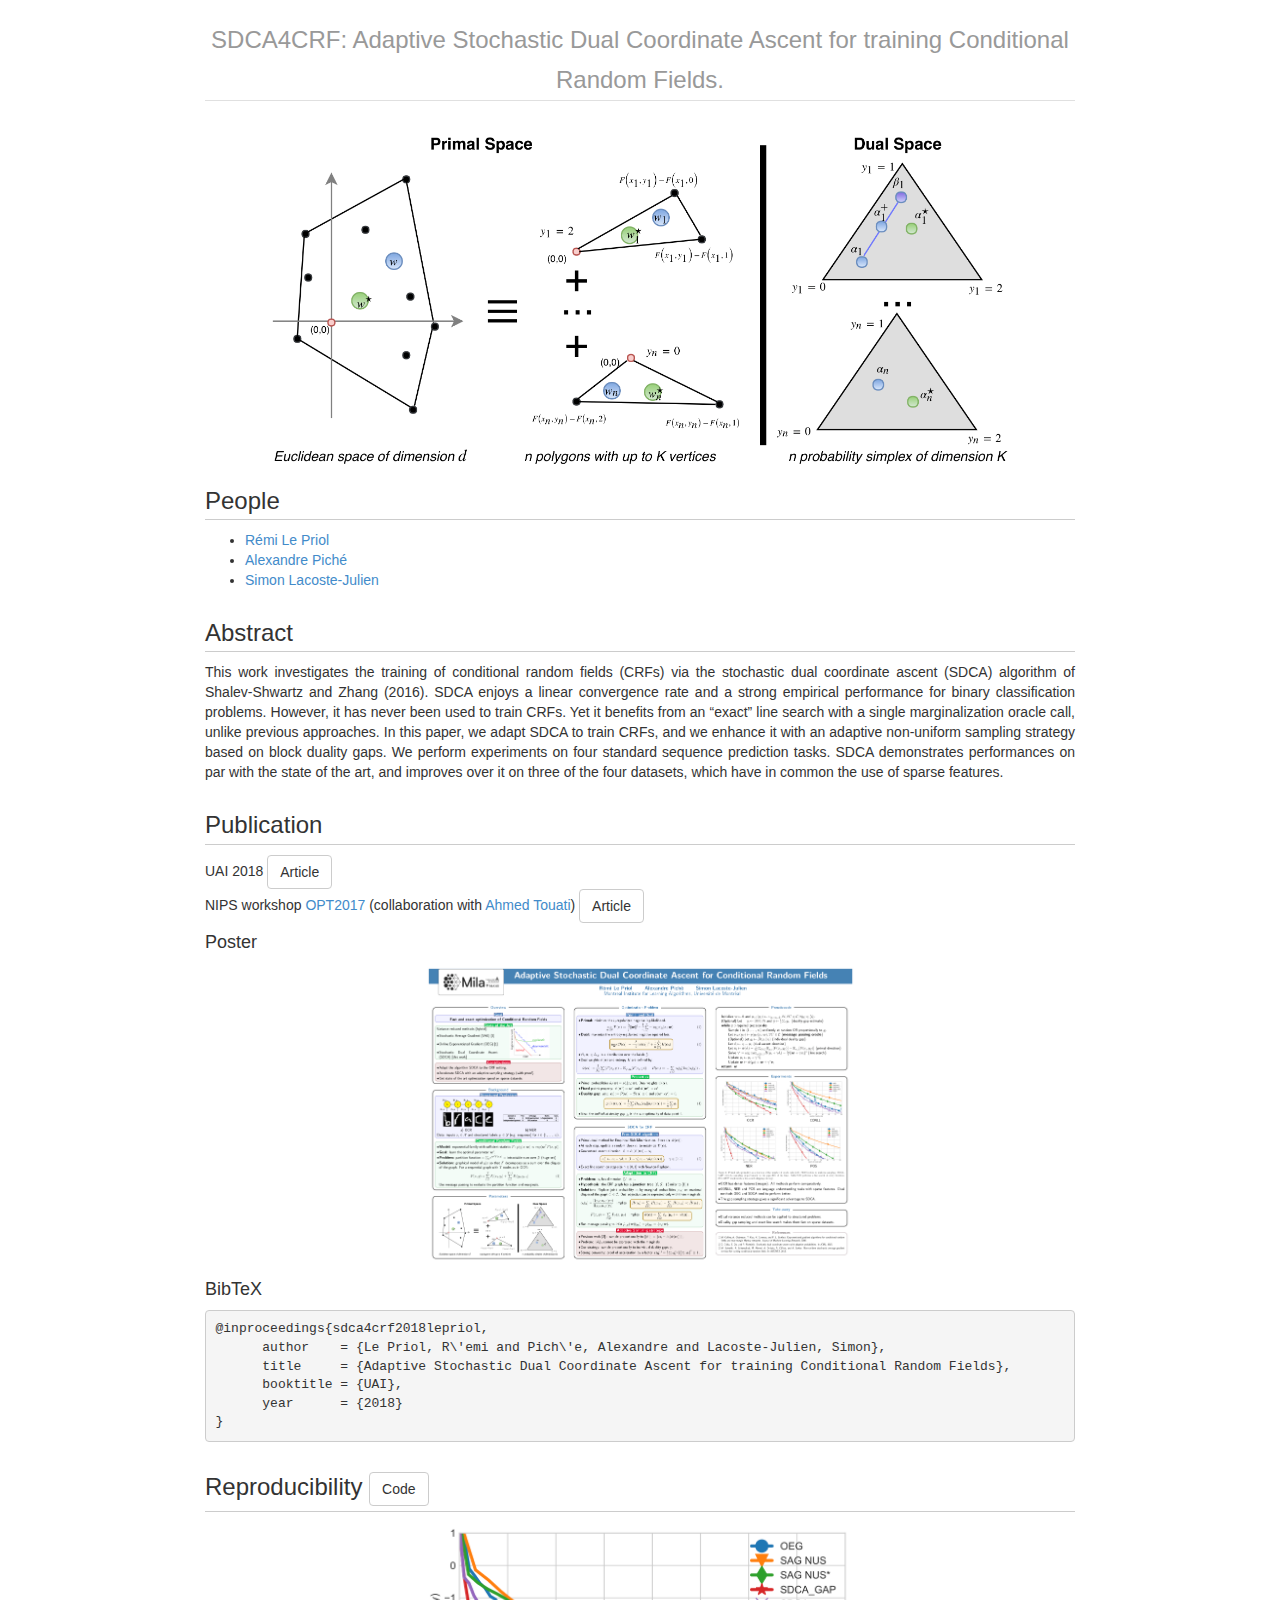
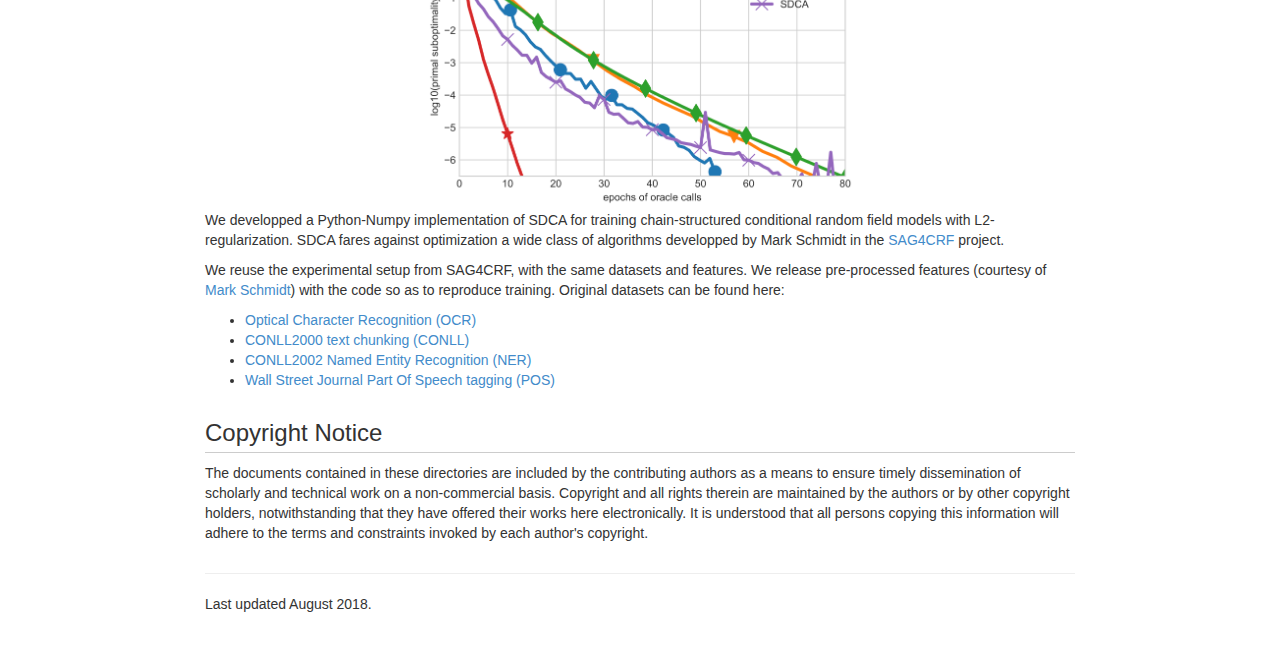
<file: research/sdca4crf.html>
<!DOCTYPE html>
<html lang="en"><head><meta http-equiv="Content-Type" content="text/html; charset=UTF-8">
    
    <meta name="viewport" content="width=device-width, initial-scale=1.0">
    <meta name="description" content="SDCA4CRF project webpage">
    <meta name="author" content="Remi Le Priol">

    <title>SDCA4CRF</title>

    <link href="./template_files/bootstrap.min.css" rel="stylesheet">
    <link href="./template_files/style.css" rel="stylesheet">

    <!-- HTML5 shim and Respond.js IE8 support of HTML5 elements and media queries -->
    <!--[if lt IE 9]>
      <script src="js/html5shiv.js"></script>
      <script src="js/respond.min.js"></script>
    <![endif]-->

    <style>
    img {
        display: block;
        margin-left: auto;
        margin-right: auto;
    }
    </style>

  </head>

  <body style="">

    <div class="container">
      <div class="header">
        <h3 class="text-muted"> <center>
            <text id="small-caps">SDCA4CRF</text>: Adaptive Stochastic Dual Coordinate Ascent for training Conditional Random Fields.
        </center> </h3>
      </div>

        <img src="img/parameter_space.png" alt="drawing" style="width:90%;"/>

      <div class="row">
        <h3>People</h3>
        <ul>
            <li><a href="https://remilepriol.github.io/">Rémi Le Priol</a></li>
            <li><a href="https://mila.quebec/en/person/alexandre-piche/">Alexandre Piché</a></li>
            <li><a href="http://www.di.ens.fr/~slacoste/">Simon Lacoste-Julien</a></li>
        </ul>
      </div>

      <div class="row">
        <h3>Abstract</h3>
        <p style="text-align: justify;">
        This work investigates the training of conditional random fields (CRFs) via the stochastic dual coordinate ascent (SDCA) algorithm of Shalev-Shwartz and Zhang (2016). SDCA enjoys a linear convergence rate and a strong empirical performance for binary classification problems. However, it has never been used to train CRFs. Yet it benefits from an “exact” line search with a single marginalization oracle call, unlike previous approaches. In this paper, we adapt SDCA to train CRFs, and we enhance it with an adaptive non-uniform sampling strategy based on block duality gaps. We perform experiments on four standard sequence prediction tasks. SDCA demonstrates performances on par with the state of the art, and improves over it on three of the four datasets, which have in common the use of sparse features.</p>
      </div>

      <div class="row">
        <h3>Publication</h3>
             <p>
             UAI 2018 <a href="https://arxiv.org/abs/1712.08577"
                    target="_blank"
                    class="btn btn-default">Article</a> <br>
             NIPS workshop <a href="http://opt-ml.org/papers.html">OPT2017</a>
                 (collaboration with <a href="https://mila.quebec/en/person/touati-ahmed/">Ahmed Touati</a>)
                 <a href="https://arxiv.org/abs/1712.08577v1"
                    target="_blank"
                    class="btn btn-default">Article</a> <br>
             </p>
        <h4>Poster</h4>
          <a href="img/poster.pdf">
            <img src="img/poster.png" alt="drawing" style="width:50%;"/>
          </a>

        <h4>BibTeX</h4>
        <pre><tt>@inproceedings{sdca4crf2018lepriol,
      author    = {Le Priol, R\'emi and Pich\'e, Alexandre and Lacoste-Julien, Simon},
      title     = {Adaptive Stochastic Dual Coordinate Ascent for training Conditional Random Fields},
      booktitle = {UAI},
      year      = {2018}
}</tt></pre>
      </div>



      <div class="row">
            <h3>Reproducibility
                <a href="https://github.com/remilepriol/sdca4crf"
                   target="_blank"
                   class="btn btn-default">Code</a>
            </h3>

            <img src="img/ner_primal_calls.png" alt="drawing" style="width:50%;"/>

            <p>
            We developped a Python-Numpy implementation of SDCA for training chain-structured conditional random field models with L2-regularization.
            SDCA fares against optimization a wide class of algorithms developped by Mark Schmidt in the <a href="https://www.cs.ubc.ca/~schmidtm/Software/SAG4CRF.html">SAG4CRF</a> project.
            </p>

            <p>
            We reuse the experimental setup from SAG4CRF, with the same datasets and features.
            We release pre-processed features (courtesy of <a href="https://www.cs.ubc.ca/~schmidtm/">Mark Schmidt</a>) with the code so as to reproduce training.
            Original datasets can be found here:
            </p>
            <ul>
                <li><a href=http://ai.stanford.edu/~btaskar/ocr/>
                    Optical Character Recognition (OCR)</a></li>
                <li><a href="https://www.clips.uantwerpen.be/conll2000/chunking/">
                    CONLL2000 text chunking (CONLL)</a></li>
                <li><a href="https://www.clips.uantwerpen.be/conll2002/ner/">
                    CONLL2002 Named Entity Recognition (NER)</a></li>
                <li><a href="https://catalog.ldc.upenn.edu/ldc99t42">
                    Wall Street Journal Part Of Speech tagging (POS)</a></li>
            </ul>
      </div>


      <div class="row">
        <h3>Copyright Notice</h3>
        <p>The documents contained in these directories are included by the contributing authors as a means to ensure timely dissemination of scholarly and technical work on a non-commercial basis. Copyright and all rights therein are maintained by the authors or by other copyright holders, notwithstanding that they have offered their works here electronically. It is understood that all persons copying this information will adhere to the terms and constraints invoked by each author's copyright.</p>
      </div>

    <hr>
    <footer>
        <p>Last updated August 2018.</p>
    </footer>

    </div> <!-- /container -->
  

</div></body></html>
</file>
<file: research/template_files/style.css>
/* Space out content a bit */
body {
  padding-top: 20px;
  padding-bottom: 20px;
}



/* Everything but the jumbotron gets side spacing for mobile first views */
.header,
.row,
.footer {
  padding-left: 15px;
  padding-right: 15px;
}

/* Custom page header */
.header {
  border-bottom: 1px solid #e0e0e0;
}
/* Make the masthead heading the same height as the navigation */
.header h3 {
  margin-top: 0;
  margin-bottom: 0;
  line-height: 40px;
  padding-bottom: 0px;
}

/* Custom page footer */
.footer {
  padding-top: 19px;
  color: #777;
  border-top: 1px solid #e0e0e0;
}

/* Customize container */
@media (min-width: 938px) {
  .container {
    max-width: 900px;
  }
}
.container-narrow > hr {
  margin: 20px 0;
}

#small-caps {
  font-variant-caps: small-caps;
}

#all-small-caps {
  font-variant-caps: all-small-caps;
}

#petite-caps {
  font-variant-caps: petite-caps;
}

#all-petite-caps {
  font-variant-caps: all-petite-caps;
}

/* Main marketing message and sign up button */
.container .jumbotron {
  text-align: center;
  border-bottom: 1px solid #f4f4f4;
  padding-left: 20px;
  padding: 30px;
}
.jumbotron .btn {
  font-size: 21px;
  padding: 14px 24px;
}

.row p + h3 {
  margin-top: 28px;
}

div.row h3 {
  padding-bottom: 5px;
  border-bottom: 1px solid #ccc;
}

/* Responsive: Portrait tablets and up */
@media screen and (min-width: 938px) {
  /* Remove the padding we set earlier */
  .header,
  .marketing,
  .footer {
    padding-left: 0;
    padding-right: 0;
  }
  /* Space out the masthead */
  .header {
    margin-bottom: 30px;
  }
  /* Remove the bottom border on the jumbotron for visual effect */
  .jumbotron {
    border-bottom: 0;
  }
}

.readme h1 {
  display: none;
}

iframe {
    margin: 0 auto;
    display: block;
}
</file>
